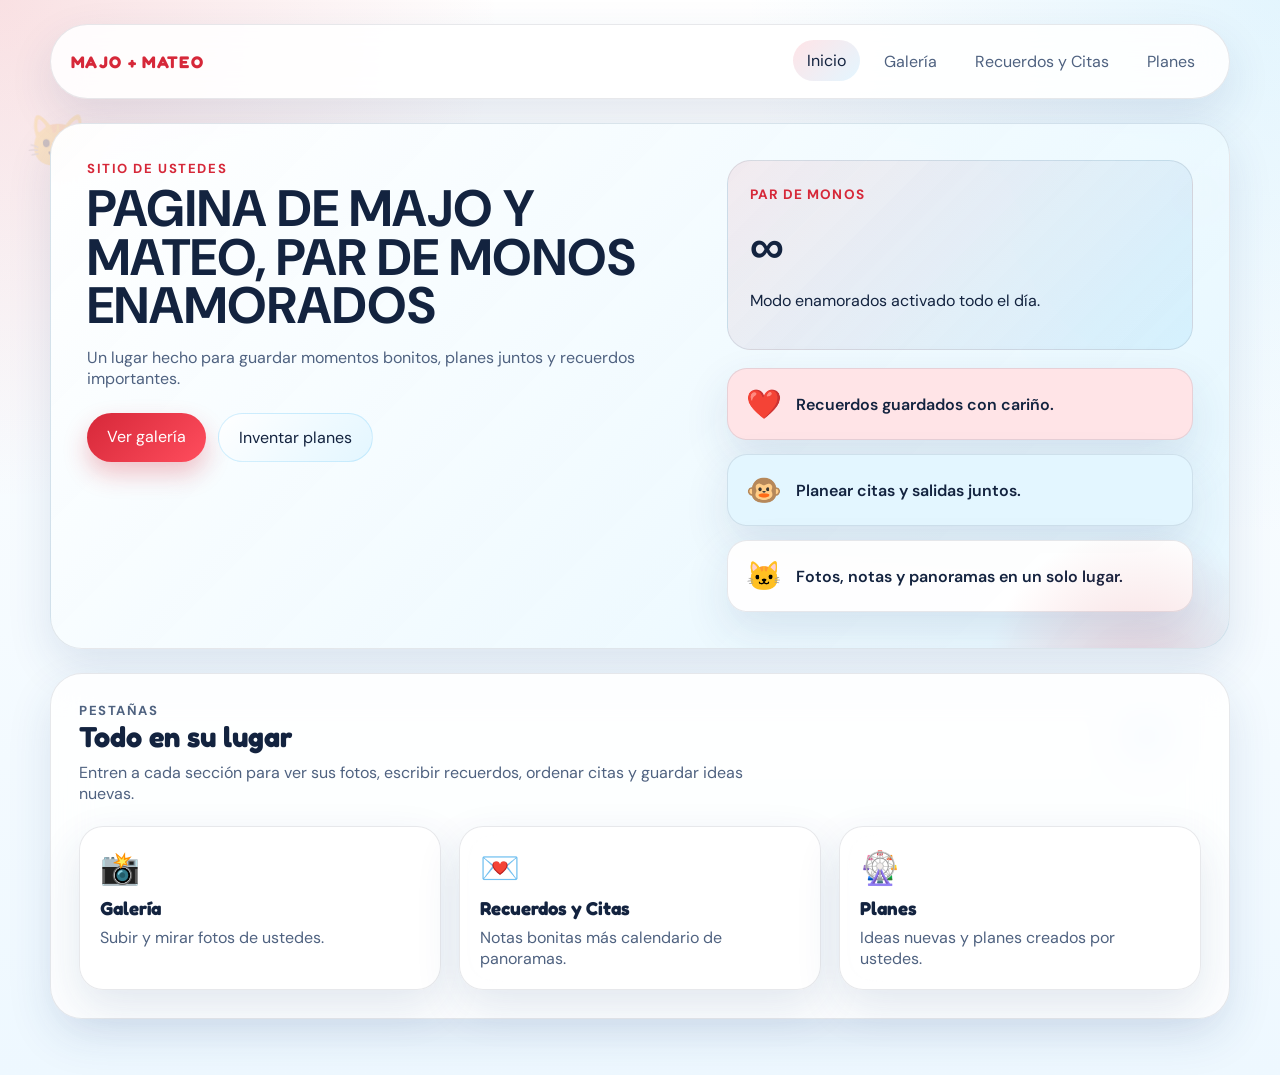
<file: index.html>
<!DOCTYPE html>
<html lang="es">
<head>
  <meta charset="UTF-8">
  <meta name="viewport" content="width=device-width, initial-scale=1.0">
  <title>Majo y Mateo</title>
  <link rel="preconnect" href="https://fonts.googleapis.com">
  <link rel="preconnect" href="https://fonts.gstatic.com" crossorigin>
  <link href="https://fonts.googleapis.com/css2?family=Fredoka:wght@400;500;600;700&family=DM+Sans:wght@400;500;700&display=swap" rel="stylesheet">
  <link rel="stylesheet" href="style.css">
</head>
<body data-page="inicio">
  <div class="page-shell">
    <div class="floating floating-cat">🐱</div>
    <div class="floating floating-monkey">🐵</div>
    <div class="floating floating-heart">💙</div>

    <header class="site-header">
      <nav class="topbar">
        <a class="brand" href="index.html">MAJO + MATEO</a>
        <div class="topbar-links">
          <a class="active" href="index.html">Inicio</a>
          <a href="galeria.html">Galería</a>
          <a href="recuerdos.html">Recuerdos y Citas</a>
          <a href="planes.html">Planes</a>
        </div>
      </nav>
    </header>

    <main>
      <section class="hero-card hero-home">
        <div class="hero-copy">
          <p class="eyebrow">Sitio de ustedes</p>
          <h1>PAGINA DE MAJO Y MATEO, PAR DE MONOS ENAMORADOS</h1>
          <p class="hero-text">Un lugar hecho para guardar momentos bonitos, planes juntos y recuerdos importantes.</p>
          <div class="hero-actions">
            <a class="button primary" href="galeria.html">Ver galería</a>
            <a class="button secondary" href="planes.html">Inventar planes</a>
          </div>
        </div>

        <div class="hero-side">
          <div class="love-meter">
            <span>Par de monos</span>
            <strong>∞</strong>
            <p>Modo enamorados activado todo el día.</p>
          </div>

          <div class="sticker-stack">
            <article class="sticker red">
              <span>❤️</span>
              <p>Recuerdos guardados con cariño.</p>
            </article>
            <article class="sticker blue">
              <span>🐵</span>
              <p>Planear citas y salidas juntos.</p>
            </article>
            <article class="sticker white">
              <span>🐱</span>
              <p>Fotos, notas y panoramas en un solo lugar.</p>
            </article>
          </div>
        </div>
      </section>

      <section class="panel overview-panel">
        <div class="section-heading">
          <p class="eyebrow">Pestañas</p>
          <h2>Todo en su lugar</h2>
          <p>Entren a cada sección para ver sus fotos, escribir recuerdos, ordenar citas y guardar ideas nuevas.</p>
        </div>

        <div class="overview-grid">
          <a class="overview-card" href="galeria.html">
            <span>📸</span>
            <h3>Galería</h3>
            <p>Subir y mirar fotos de ustedes.</p>
          </a>
          <a class="overview-card" href="recuerdos.html">
            <span>💌</span>
            <h3>Recuerdos y Citas</h3>
            <p>Notas bonitas más calendario de panoramas.</p>
          </a>
          <a class="overview-card" href="planes.html">
            <span>🎡</span>
            <h3>Planes</h3>
            <p>Ideas nuevas y planes creados por ustedes.</p>
          </a>
        </div>
      </section>
    </main>
  </div>
</body>
</html>
</file>
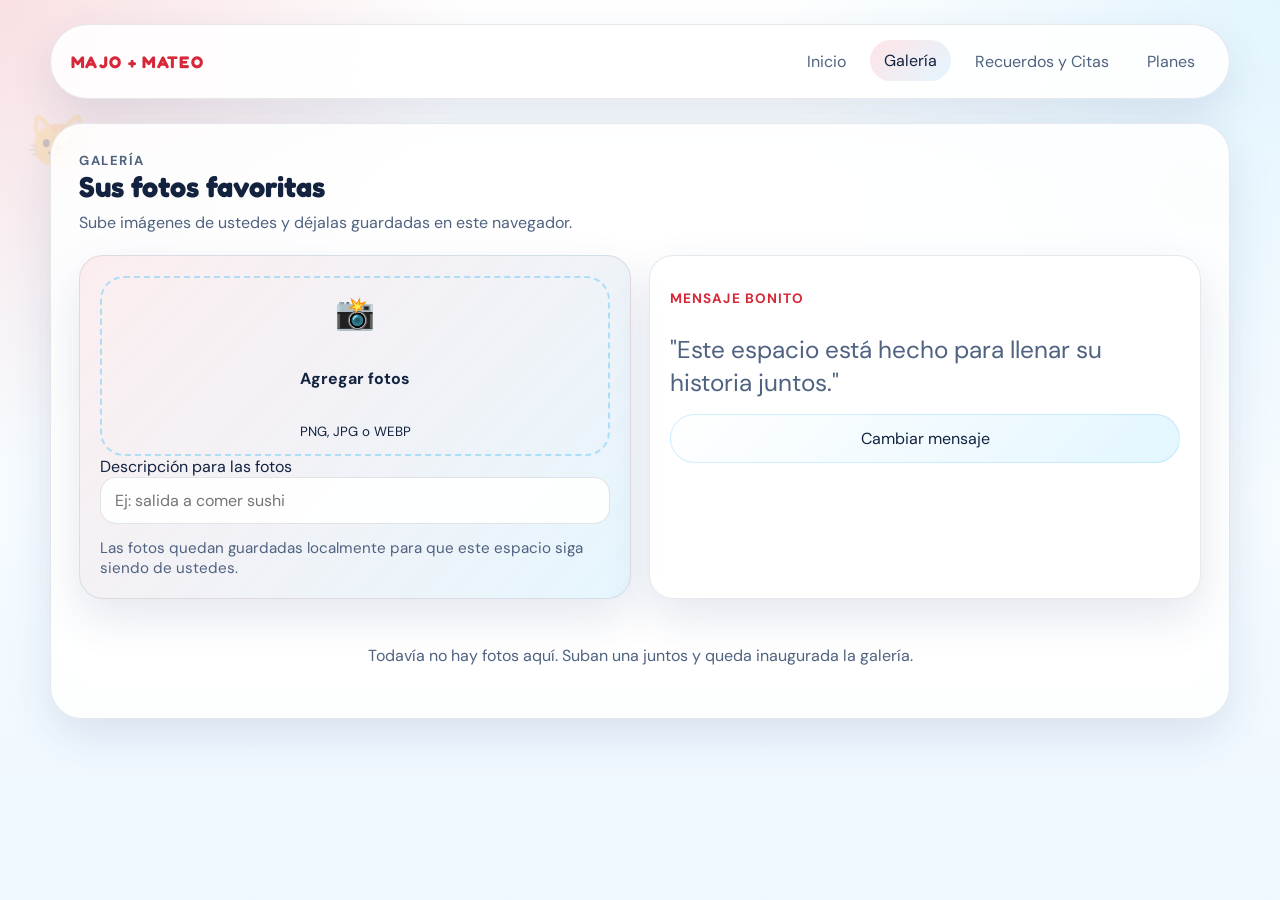
<file: galeria.html>
<!DOCTYPE html>
<html lang="es">
<head>
  <meta charset="UTF-8">
  <meta name="viewport" content="width=device-width, initial-scale=1.0">
  <title>Galería | Majo y Mateo</title>
  <link rel="preconnect" href="https://fonts.googleapis.com">
  <link rel="preconnect" href="https://fonts.gstatic.com" crossorigin>
  <link href="https://fonts.googleapis.com/css2?family=Fredoka:wght@400;500;600;700&family=DM+Sans:wght@400;500;700&display=swap" rel="stylesheet">
  <link rel="stylesheet" href="style.css">
</head>
<body data-page="galeria">
  <div class="page-shell">
    <div class="floating floating-cat">🐱</div>
    <div class="floating floating-monkey">🐵</div>

    <header class="site-header">
      <nav class="topbar">
        <a class="brand" href="index.html">MAJO + MATEO</a>
        <div class="topbar-links">
          <a href="index.html">Inicio</a>
          <a class="active" href="galeria.html">Galería</a>
          <a href="recuerdos.html">Recuerdos y Citas</a>
          <a href="planes.html">Planes</a>
        </div>
      </nav>
    </header>

    <main>
      <section class="panel">
        <div class="section-heading">
          <p class="eyebrow">Galería</p>
          <h2>Sus fotos favoritas</h2>
          <p>Sube imágenes de ustedes y déjalas guardadas en este navegador.</p>
        </div>

        <div class="grid two-columns">
          <div class="card soft-card">
            <label class="upload-box" for="photoInput">
              <span class="upload-icon">📸</span>
              <strong>Agregar fotos</strong>
              <small>PNG, JPG o WEBP</small>
            </label>
            <input id="photoInput" type="file" accept="image/*" multiple hidden>
            <label for="photoCaption">Descripción para las fotos</label>
            <input id="photoCaption" maxlength="80" placeholder="Ej: salida a comer sushi">
            <p class="helper-text">Las fotos quedan guardadas localmente para que este espacio siga siendo de ustedes.</p>
          </div>

          <div class="card quote-card">
            <p class="quote-label">Mensaje bonito</p>
            <blockquote id="dailyLoveNote">"Aquí van sus mejores recuerdos juntos."</blockquote>
            <button class="button secondary" id="surpriseButton" type="button">Cambiar mensaje</button>
          </div>
        </div>

        <div class="gallery-grid" id="galleryGrid"></div>
      </section>
    </main>
  </div>

  <template id="galleryItemTemplate">
    <article class="gallery-item polaroid-card">
      <button class="icon-button" type="button" data-action="delete-photo" aria-label="Eliminar foto">✕</button>
      <div class="polaroid-photo">
        <img alt="Recuerdo de Majo y Mateo">
      </div>
      <div class="polaroid-caption"></div>
    </article>
  </template>

  <script src="script.js"></script>
</body>
</html>
</file>
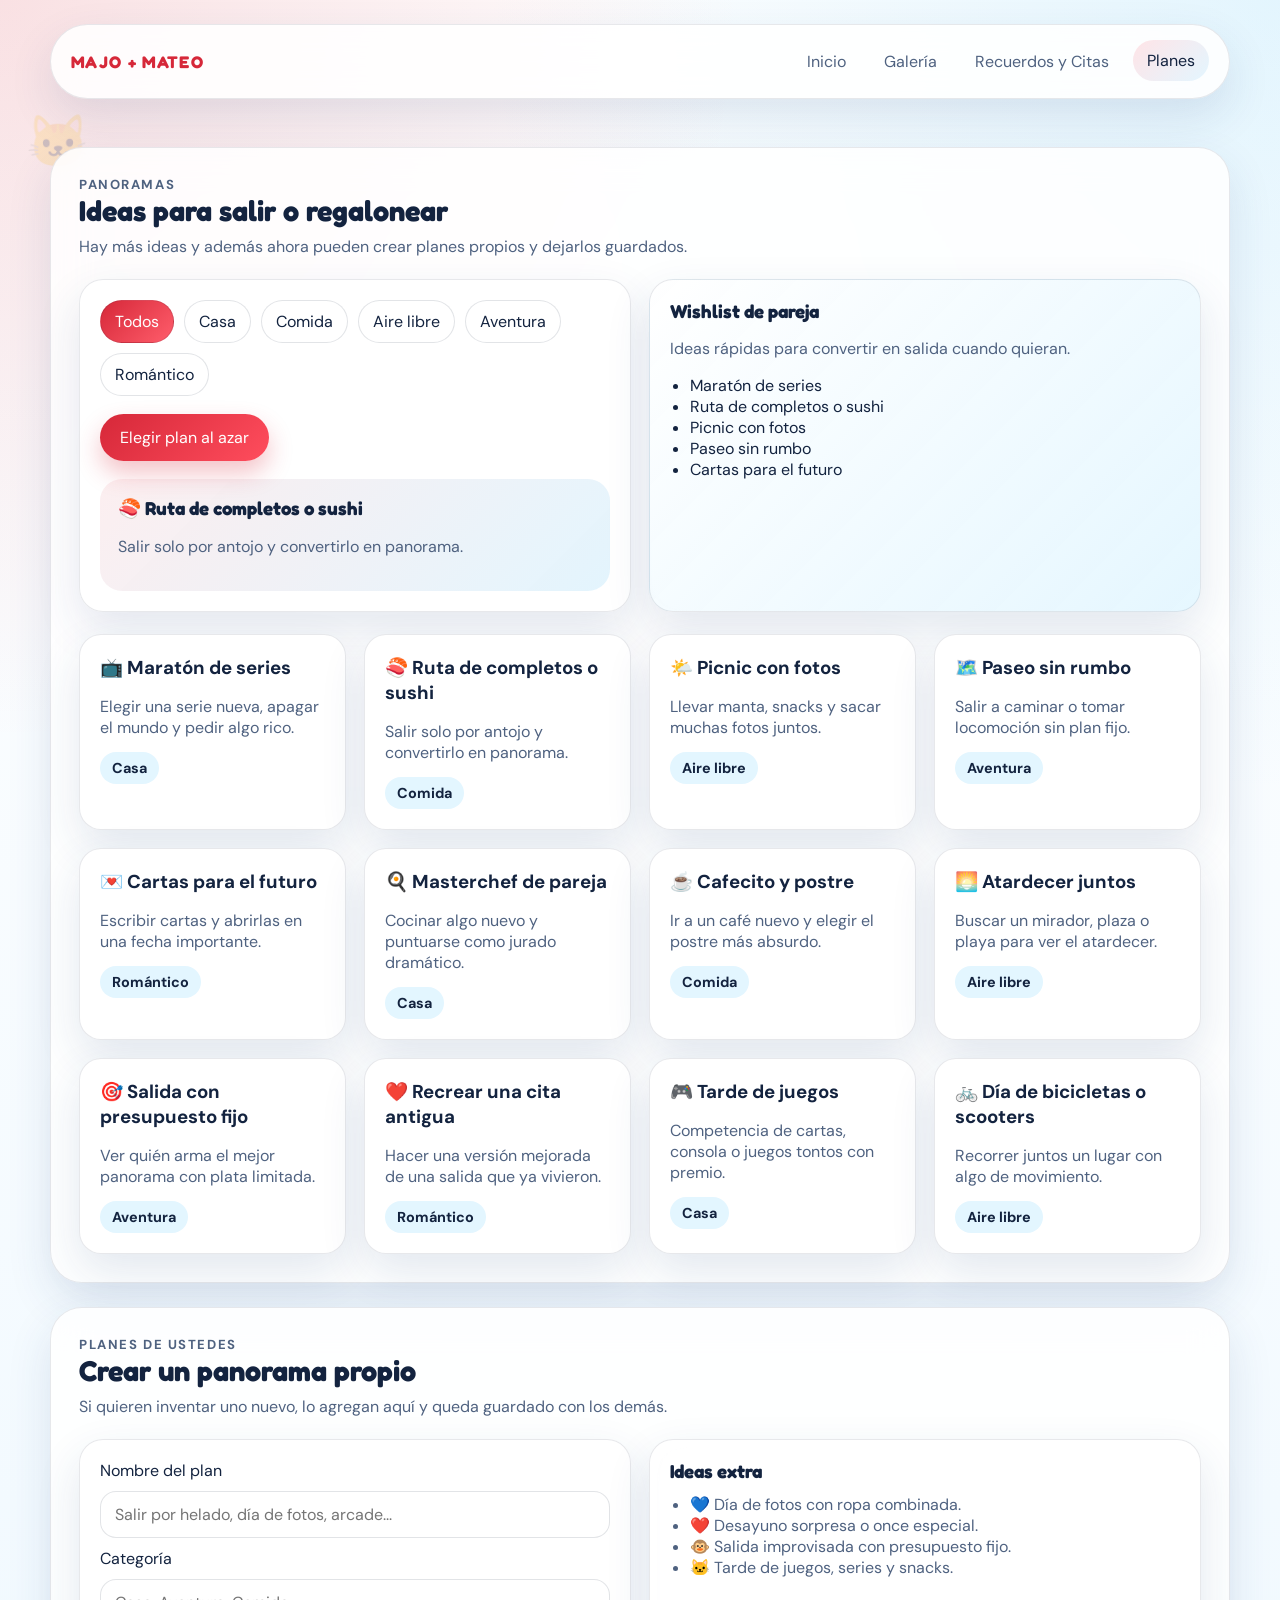
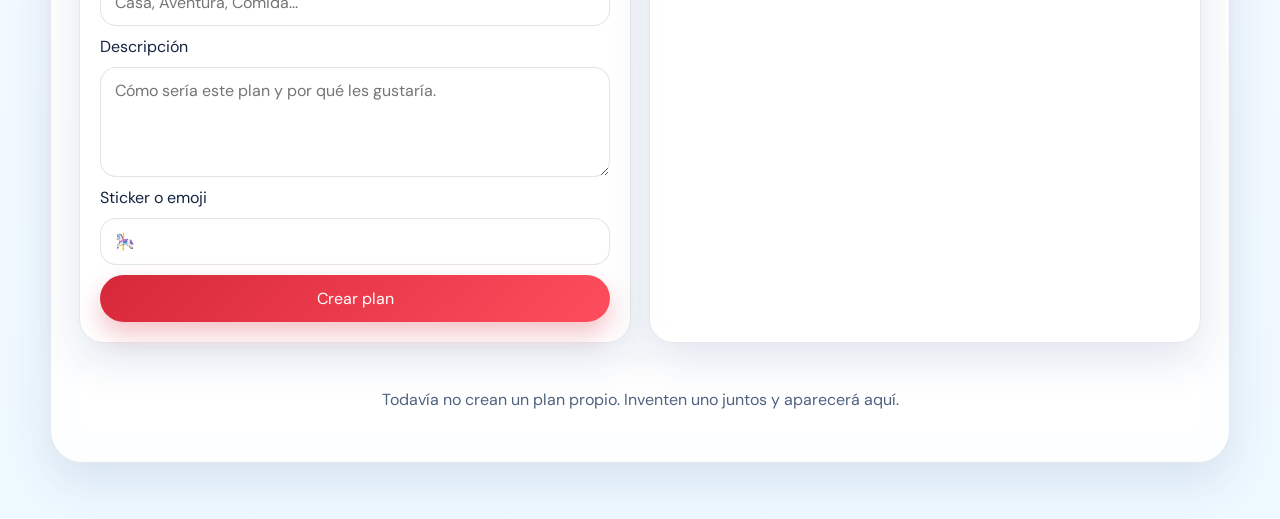
<file: planes.html>
<!DOCTYPE html>
<html lang="es">
<head>
  <meta charset="UTF-8">
  <meta name="viewport" content="width=device-width, initial-scale=1.0">
  <title>Planes | Majo y Mateo</title>
  <link rel="preconnect" href="https://fonts.googleapis.com">
  <link rel="preconnect" href="https://fonts.gstatic.com" crossorigin>
  <link href="https://fonts.googleapis.com/css2?family=Fredoka:wght@400;500;600;700&family=DM+Sans:wght@400;500;700&display=swap" rel="stylesheet">
  <link rel="stylesheet" href="style.css">
</head>
<body data-page="planes">
  <div class="page-shell">
    <div class="floating floating-heart">❤️</div>
    <div class="floating floating-cat">🐱</div>

    <header class="site-header">
      <nav class="topbar">
        <a class="brand" href="index.html">MAJO + MATEO</a>
        <div class="topbar-links">
          <a href="index.html">Inicio</a>
          <a href="galeria.html">Galería</a>
          <a href="recuerdos.html">Recuerdos y Citas</a>
          <a class="active" href="planes.html">Planes</a>
        </div>
      </nav>
    </header>

    <main class="stack-layout">
      <section class="panel">
        <div class="section-heading">
          <p class="eyebrow">Panoramas</p>
          <h2>Ideas para salir o regalonear</h2>
          <p>Hay más ideas y además ahora pueden crear planes propios y dejarlos guardados.</p>
        </div>

        <div class="grid two-columns">
          <div class="card plans-card">
            <div class="pill-row" id="planFilters"></div>
            <button class="button primary" id="randomPlanButton" type="button">Elegir plan al azar</button>
            <article class="random-plan" id="randomPlanBox">
              <h3>Plan sugerido</h3>
              <p>Presiona el botón y te doy una idea.</p>
            </article>
          </div>

          <div class="card bucket-list" id="bucketListBox">
            <h3>Wishlist de pareja</h3>
            <p>Ideas rápidas para convertir en salida cuando quieran.</p>
          </div>
        </div>

        <div class="plans-grid" id="plansGrid"></div>
      </section>

      <section class="panel">
        <div class="section-heading">
          <p class="eyebrow">Planes de ustedes</p>
          <h2>Crear un panorama propio</h2>
          <p>Si quieren inventar uno nuevo, lo agregan aquí y queda guardado con los demás.</p>
        </div>

        <div class="grid two-columns">
          <form class="card plan-form" id="customPlanForm">
            <label for="customPlanTitle">Nombre del plan</label>
            <input id="customPlanTitle" name="title" maxlength="60" placeholder="Salir por helado, día de fotos, arcade...">

            <label for="customPlanCategory">Categoría</label>
            <input id="customPlanCategory" name="category" maxlength="30" placeholder="Casa, Aventura, Comida...">

            <label for="customPlanText">Descripción</label>
            <textarea id="customPlanText" name="text" rows="4" maxlength="220" placeholder="Cómo sería este plan y por qué les gustaría."></textarea>

            <label for="customPlanSticker">Sticker o emoji</label>
            <input id="customPlanSticker" name="sticker" maxlength="4" placeholder="🎠">

            <button class="button primary" type="submit">Crear plan</button>
          </form>

          <div class="card custom-plan-board">
            <h3>Ideas extra</h3>
            <ul>
              <li>💙 Día de fotos con ropa combinada.</li>
              <li>❤️ Desayuno sorpresa o once especial.</li>
              <li>🐵 Salida improvisada con presupuesto fijo.</li>
              <li>🐱 Tarde de juegos, series y snacks.</li>
            </ul>
          </div>
        </div>

        <div class="plans-grid" id="customPlansGrid"></div>
      </section>
    </main>
  </div>

  <script src="script.js"></script>
</body>
</html>
</file>
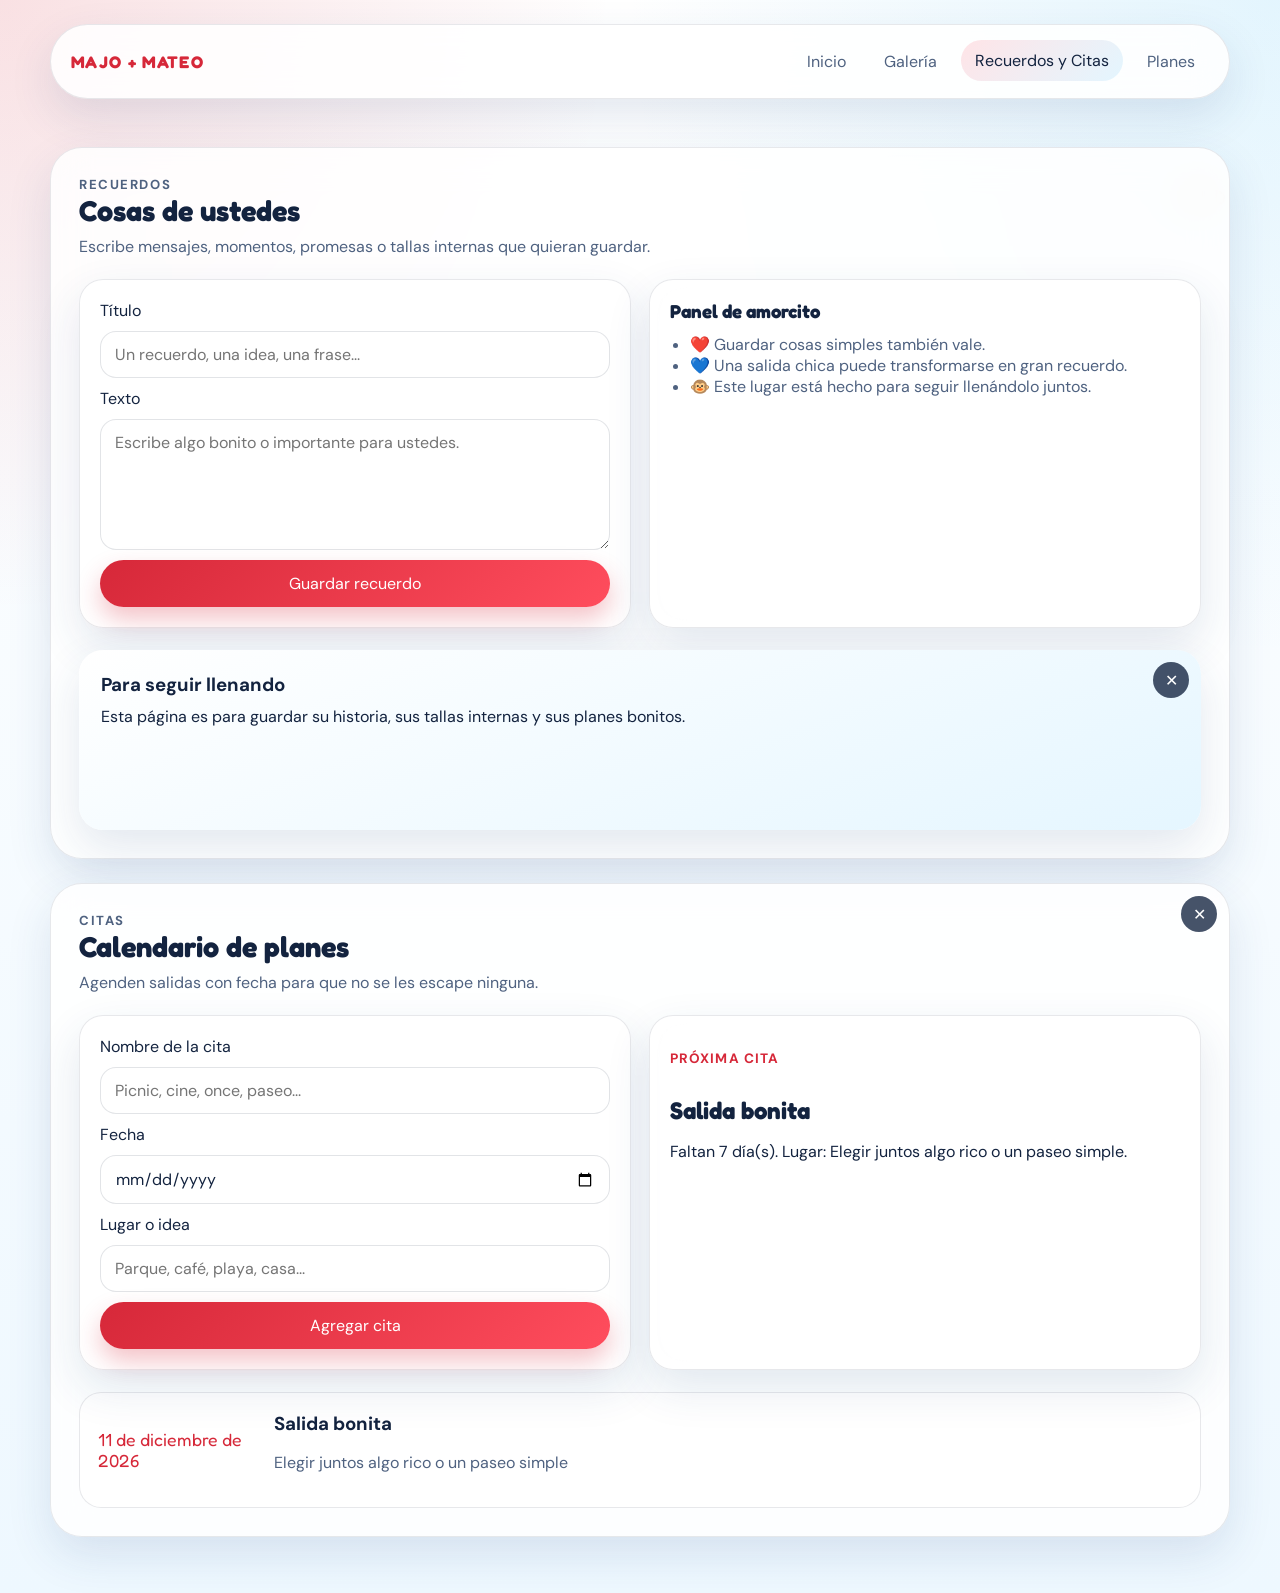
<file: recuerdos.html>
<!DOCTYPE html>
<html lang="es">
<head>
  <meta charset="UTF-8">
  <meta name="viewport" content="width=device-width, initial-scale=1.0">
  <title>Recuerdos y Citas | Majo y Mateo</title>
  <link rel="preconnect" href="https://fonts.googleapis.com">
  <link rel="preconnect" href="https://fonts.gstatic.com" crossorigin>
  <link href="https://fonts.googleapis.com/css2?family=Fredoka:wght@400;500;600;700&family=DM+Sans:wght@400;500;700&display=swap" rel="stylesheet">
  <link rel="stylesheet" href="style.css">
</head>
<body data-page="recuerdos">
  <div class="page-shell">
    <div class="floating floating-heart">❤️</div>
    <div class="floating floating-monkey">🐵</div>

    <header class="site-header">
      <nav class="topbar">
        <a class="brand" href="index.html">MAJO + MATEO</a>
        <div class="topbar-links">
          <a href="index.html">Inicio</a>
          <a href="galeria.html">Galería</a>
          <a class="active" href="recuerdos.html">Recuerdos y Citas</a>
          <a href="planes.html">Planes</a>
        </div>
      </nav>
    </header>

    <main class="stack-layout">
      <section class="panel">
        <div class="section-heading">
          <p class="eyebrow">Recuerdos</p>
          <h2>Cosas de ustedes</h2>
          <p>Escribe mensajes, momentos, promesas o tallas internas que quieran guardar.</p>
        </div>

        <div class="grid two-columns">
          <form class="card note-form" id="noteForm">
            <label for="noteTitle">Título</label>
            <input id="noteTitle" name="title" maxlength="60" placeholder="Un recuerdo, una idea, una frase...">

            <label for="noteMessage">Texto</label>
            <textarea id="noteMessage" name="message" rows="5" maxlength="400" placeholder="Escribe algo bonito o importante para ustedes."></textarea>

            <button class="button primary" type="submit">Guardar recuerdo</button>
          </form>

          <div class="card mini-board">
            <h3>Panel de amorcito</h3>
            <ul>
              <li>❤️ Guardar cosas simples también vale.</li>
              <li>💙 Una salida chica puede transformarse en gran recuerdo.</li>
              <li>🐵 Este lugar está hecho para seguir llenándolo juntos.</li>
            </ul>
          </div>
        </div>

        <div class="notes-grid" id="notesGrid"></div>
      </section>

      <section class="panel">
        <div class="section-heading">
          <p class="eyebrow">Citas</p>
          <h2>Calendario de planes</h2>
          <p>Agenden salidas con fecha para que no se les escape ninguna.</p>
        </div>

        <div class="grid two-columns">
          <form class="card date-form" id="dateForm">
            <label for="dateTitle">Nombre de la cita</label>
            <input id="dateTitle" name="title" maxlength="60" placeholder="Picnic, cine, once, paseo...">

            <label for="dateDay">Fecha</label>
            <input id="dateDay" name="day" type="date" required>

            <label for="datePlace">Lugar o idea</label>
            <input id="datePlace" name="place" maxlength="80" placeholder="Parque, café, playa, casa...">

            <button class="button primary" type="submit">Agregar cita</button>
          </form>

          <div class="card countdown-card">
            <p class="quote-label">Próxima cita</p>
            <h3 id="nextDateTitle">Todavía no hay citas agendadas</h3>
            <p id="nextDateCountdown">Agrega una fecha para verla aquí.</p>
          </div>
        </div>

        <div class="timeline" id="timeline"></div>
      </section>
    </main>
  </div>

  <template id="noteTemplate">
    <article class="note-card">
      <div>
        <h3></h3>
        <p></p>
      </div>
      <button class="icon-button" type="button" data-action="delete-note" aria-label="Eliminar recuerdo">✕</button>
    </article>
  </template>

  <template id="dateTemplate">
    <article class="timeline-item">
      <div class="timeline-date"></div>
      <div class="timeline-content">
        <h3></h3>
        <p></p>
      </div>
      <button class="icon-button" type="button" data-action="delete-date" aria-label="Eliminar cita">✕</button>
    </article>
  </template>

  <script src="script.js"></script>
</body>
</html>
</file>
<file: style.css>
:root {
  --bg: #f6fbff;
  --bg-soft: #ffffff;
  --surface: rgba(255, 255, 255, 0.94);
  --surface-strong: #ffffff;
  --text: #13233f;
  --muted: #4f6280;
  --red: #d62839;
  --red-soft: #ffe4e7;
  --blue: #65c7f7;
  --blue-soft: #e3f6ff;
  --white-soft: #fdfefe;
  --line: rgba(19, 35, 63, 0.1);
  --shadow: 0 18px 45px rgba(29, 67, 120, 0.12);
  --radius-xl: 32px;
  --radius-lg: 24px;
  --radius-md: 18px;
}

* {
  box-sizing: border-box;
}

html {
  scroll-behavior: smooth;
}

body {
  margin: 0;
  font-family: "DM Sans", sans-serif;
  color: var(--text);
  background:
    radial-gradient(circle at top left, rgba(214, 40, 57, 0.14), transparent 30%),
    radial-gradient(circle at top right, rgba(101, 199, 247, 0.18), transparent 32%),
    linear-gradient(180deg, #ffffff 0%, #eef8ff 100%);
  min-height: 100vh;
}

a {
  color: inherit;
  text-decoration: none;
}

button,
input,
textarea {
  font: inherit;
}

.page-shell {
  width: min(1180px, calc(100% - 32px));
  margin: 0 auto;
  padding: 24px 0 56px;
  position: relative;
}

.site-header,
.panel,
.hero-card {
  position: relative;
  z-index: 1;
}

.floating {
  position: fixed;
  font-size: clamp(2rem, 4vw, 3.5rem);
  opacity: 0.18;
  pointer-events: none;
  animation: floatAround 6s ease-in-out infinite;
  z-index: 0;
}

.floating-cat {
  top: 12%;
  left: 2%;
}

.floating-monkey {
  top: 18%;
  right: 4%;
  animation-delay: -2s;
}

.floating-heart {
  bottom: 14%;
  right: 8%;
  animation-delay: -4s;
}

.topbar {
  display: flex;
  justify-content: space-between;
  align-items: center;
  gap: 20px;
  margin-bottom: 24px;
  padding: 16px 20px;
  background: rgba(255, 255, 255, 0.88);
  border: 1px solid var(--line);
  border-radius: 999px;
  box-shadow: var(--shadow);
  backdrop-filter: blur(16px);
}

.brand,
.hero h1,
.section-heading h2,
.card h3,
.overview-card h3 {
  font-family: "Fredoka", sans-serif;
}

.brand {
  font-size: 1.05rem;
  font-weight: 700;
  letter-spacing: 0.08em;
  color: var(--red);
}

.topbar-links {
  display: flex;
  flex-wrap: wrap;
  gap: 10px;
}

.topbar-links a {
  padding: 10px 14px;
  border-radius: 999px;
  color: var(--muted);
  transition: background 180ms ease, color 180ms ease, transform 180ms ease;
}

.topbar-links a:hover,
.topbar-links a.active {
  background: linear-gradient(135deg, var(--red-soft), var(--blue-soft));
  color: var(--text);
  transform: translateY(-1px);
}

.hero-card,
.card,
.panel,
.overview-card {
  backdrop-filter: blur(18px);
}

.hero-card {
  display: grid;
  grid-template-columns: 1.25fr 0.95fr;
  gap: 26px;
  padding: 36px;
  border-radius: var(--radius-xl);
  background: linear-gradient(135deg, rgba(255, 255, 255, 0.96), rgba(227, 246, 255, 0.9));
  border: 1px solid var(--line);
  box-shadow: var(--shadow);
  overflow: hidden;
}

.hero-home::after {
  content: "";
  position: absolute;
  inset: auto -5% -35% auto;
  width: 300px;
  height: 300px;
  background: radial-gradient(circle, rgba(214, 40, 57, 0.18), transparent 72%);
}

.eyebrow {
  margin: 0 0 8px;
  font-size: 0.82rem;
  font-weight: 700;
  letter-spacing: 0.12em;
  text-transform: uppercase;
  color: var(--red);
}

.hero-card h1 {
  font-size: clamp(2.6rem, 4vw, 4.6rem);
  line-height: 0.95;
  margin: 0 0 14px;
}

.hero-text,
.section-heading p,
.helper-text,
.timeline-content p,
.bucket-list p,
.random-plan p,
.mini-board li,
.quote-card blockquote,
.overview-card p,
.custom-plan-board li {
  color: var(--muted);
}

.hero-actions {
  display: flex;
  flex-wrap: wrap;
  gap: 12px;
  margin-top: 24px;
}

.button {
  border: 0;
  border-radius: 999px;
  padding: 13px 20px;
  cursor: pointer;
  transition: transform 180ms ease, box-shadow 180ms ease, background 180ms ease;
}

.button:hover,
.icon-button:hover,
.pill:hover,
.upload-box:hover,
.overview-card:hover {
  transform: translateY(-2px);
}

.primary {
  background: linear-gradient(135deg, var(--red), #ff4d5d);
  color: #fff;
  box-shadow: 0 12px 25px rgba(214, 40, 57, 0.28);
}

.secondary {
  background: linear-gradient(135deg, #ffffff, var(--blue-soft));
  color: var(--text);
  border: 1px solid rgba(101, 199, 247, 0.28);
}

.love-meter,
.sticker,
.card,
.panel,
.overview-card {
  border: 1px solid var(--line);
}

.hero-side {
  display: flex;
  flex-direction: column;
  gap: 18px;
}

.love-meter {
  padding: 22px;
  border-radius: var(--radius-lg);
  background: linear-gradient(135deg, rgba(214, 40, 57, 0.08), rgba(101, 199, 247, 0.16));
}

.love-meter span,
.quote-label {
  display: inline-block;
  font-size: 0.85rem;
  font-weight: 700;
  color: var(--red);
  text-transform: uppercase;
  letter-spacing: 0.08em;
}

.love-meter strong {
  display: block;
  font-size: 3rem;
  margin: 12px 0 8px;
  font-family: "Fredoka", sans-serif;
  color: var(--text);
}

.sticker-stack {
  display: grid;
  gap: 14px;
}

.sticker {
  display: flex;
  align-items: center;
  gap: 14px;
  padding: 16px 18px;
  border-radius: 20px;
  box-shadow: var(--shadow);
}

.sticker span {
  font-size: 1.8rem;
}

.sticker p {
  margin: 0;
  font-weight: 600;
}

.sticker.red {
  background: var(--red-soft);
}

.sticker.blue {
  background: var(--blue-soft);
}

.sticker.white {
  background: rgba(255, 255, 255, 0.96);
}

.panel {
  margin-top: 24px;
  padding: 28px;
  border-radius: var(--radius-xl);
  background: rgba(255, 255, 255, 0.86);
  box-shadow: var(--shadow);
}

.stack-layout {
  display: grid;
  gap: 0;
}

.section-heading {
  margin-bottom: 22px;
}

.section-heading h2 {
  margin: 0 0 8px;
  font-size: clamp(1.8rem, 2vw, 2.4rem);
}

.section-heading p {
  margin: 0;
  max-width: 720px;
}

.grid {
  display: grid;
  gap: 18px;
}

.two-columns {
  grid-template-columns: repeat(2, minmax(0, 1fr));
}

.overview-grid,
.gallery-grid,
.notes-grid,
.plans-grid {
  display: grid;
  gap: 18px;
}

.overview-grid {
  grid-template-columns: repeat(3, minmax(0, 1fr));
}

.overview-card,
.card {
  padding: 20px;
  border-radius: var(--radius-lg);
  background: var(--surface);
  box-shadow: var(--shadow);
}

.overview-card span {
  font-size: 2rem;
}

.overview-card p,
.overview-card h3 {
  margin: 8px 0 0;
}

.soft-card {
  background: linear-gradient(135deg, rgba(214, 40, 57, 0.08), rgba(101, 199, 247, 0.16));
}

.upload-box {
  min-height: 180px;
  border: 2px dashed rgba(101, 199, 247, 0.48);
  border-radius: 24px;
  display: grid;
  place-items: center;
  text-align: center;
  gap: 6px;
  cursor: pointer;
  transition: border-color 180ms ease, background 180ms ease;
}

.upload-box:hover {
  border-color: rgba(214, 40, 57, 0.55);
  background: rgba(255, 255, 255, 0.75);
}

.upload-icon {
  font-size: 2rem;
}

.helper-text {
  margin: 14px 0 0;
  font-size: 0.95rem;
}

.quote-card {
  display: grid;
  gap: 14px;
  align-content: start;
}

.quote-card blockquote {
  margin: 0;
  font-size: clamp(1.25rem, 1.9vw, 1.7rem);
  line-height: 1.35;
}

.gallery-grid,
.notes-grid,
.plans-grid {
  margin-top: 22px;
}

.gallery-grid {
  grid-template-columns: repeat(auto-fit, minmax(220px, 1fr));
}

.gallery-item {
  position: relative;
  min-height: 260px;
  border-radius: 24px;
  background: #ebf7ff;
  box-shadow: var(--shadow);
}

.gallery-item img {
  width: 100%;
  height: 100%;
  object-fit: cover;
  display: block;
}

.polaroid-card {
  background: #fff;
  padding: 14px 14px 22px;
  border-radius: 10px;
  border: 1px solid rgba(19, 35, 63, 0.08);
  box-shadow: 0 18px 30px rgba(19, 35, 63, 0.16);
  transform: rotate(-1.4deg);
}

.gallery-grid .gallery-item:nth-child(even) {
  transform: rotate(1.4deg);
}

.polaroid-photo {
  border-radius: 4px;
  overflow: hidden;
  background: #dceef8;
  aspect-ratio: 4 / 4.6;
}

.polaroid-caption {
  padding: 14px 8px 0;
  text-align: center;
  font-family: "Fredoka", sans-serif;
  font-size: 1rem;
  color: var(--text);
  min-height: 48px;
}

.icon-button {
  position: absolute;
  top: 12px;
  right: 12px;
  width: 36px;
  height: 36px;
  border: 0;
  border-radius: 50%;
  background: rgba(19, 35, 63, 0.78);
  color: #fff;
  cursor: pointer;
  z-index: 2;
}

.note-form,
.date-form,
.plan-form {
  display: grid;
  gap: 10px;
}

input,
textarea {
  width: 100%;
  border: 1px solid rgba(19, 35, 63, 0.12);
  background: rgba(255, 255, 255, 0.95);
  color: var(--text);
  border-radius: 16px;
  padding: 12px 14px;
}

textarea {
  resize: vertical;
}

.mini-board ul,
.bucket-list ul,
.custom-plan-board ul {
  padding-left: 20px;
  margin: 12px 0 0;
}

.notes-grid,
#customPlansGrid {
  grid-template-columns: repeat(auto-fit, minmax(240px, 1fr));
}

.note-card {
  position: relative;
  min-height: 180px;
  padding: 22px;
  border-radius: 24px;
  background: linear-gradient(160deg, #ffffff, #e5f6ff);
  box-shadow: var(--shadow);
}

.note-card h3,
.timeline-content h3,
.plans-grid h3,
.random-plan h3,
.bucket-list h3,
.mini-board h3,
.custom-plan-board h3 {
  margin: 0 0 8px;
}

.note-card p {
  margin: 0;
  line-height: 1.5;
}

.timeline {
  display: grid;
  gap: 16px;
  margin-top: 22px;
}

.timeline-item {
  display: grid;
  grid-template-columns: 160px 1fr auto;
  gap: 16px;
  align-items: center;
  padding: 18px;
  border-radius: 22px;
  background: var(--surface);
  border: 1px solid var(--line);
}

.timeline-date {
  font-family: "Fredoka", sans-serif;
  font-size: 1.1rem;
  color: var(--red);
}

.countdown-card h3 {
  font-size: 1.5rem;
  margin: 16px 0 8px;
}

.pill-row {
  display: flex;
  flex-wrap: wrap;
  gap: 10px;
  margin-bottom: 18px;
}

.pill {
  border: 1px solid rgba(19, 35, 63, 0.12);
  background: rgba(255, 255, 255, 0.94);
  color: var(--text);
  border-radius: 999px;
  padding: 10px 14px;
  cursor: pointer;
}

.pill.active {
  background: linear-gradient(135deg, var(--red), #ff5d6b);
  color: #fff;
}

.random-plan {
  margin-top: 18px;
  border-radius: 22px;
  padding: 18px;
  background: linear-gradient(135deg, rgba(214, 40, 57, 0.08), rgba(101, 199, 247, 0.18));
}

.bucket-list {
  background: linear-gradient(135deg, rgba(255, 255, 255, 0.98), rgba(227, 246, 255, 0.92));
}

.plans-grid {
  grid-template-columns: repeat(auto-fit, minmax(220px, 1fr));
}

.plan-card {
  position: relative;
  padding: 20px;
  border-radius: 22px;
  background: var(--surface-strong);
  border: 1px solid var(--line);
  box-shadow: var(--shadow);
}

.plan-card.custom-card {
  background: linear-gradient(135deg, #ffffff, #ffeef1);
}

.plan-card p {
  color: var(--muted);
  margin-bottom: 14px;
}

.plan-tag {
  display: inline-block;
  padding: 7px 12px;
  border-radius: 999px;
  background: var(--blue-soft);
  font-size: 0.9rem;
  font-weight: 700;
}

.empty-state {
  padding: 24px;
  text-align: center;
  border-radius: 22px;
  background: rgba(255, 255, 255, 0.8);
  color: var(--muted);
}

@keyframes floatAround {
  0%, 100% {
    transform: translateY(0) rotate(0deg);
  }
  50% {
    transform: translateY(-12px) rotate(4deg);
  }
}

@media (max-width: 900px) {
  .hero-card,
  .two-columns,
  .timeline-item,
  .overview-grid {
    grid-template-columns: 1fr;
  }

  .timeline-item {
    align-items: start;
  }

  .topbar {
    flex-direction: column;
    align-items: flex-start;
    border-radius: 28px;
  }
}

@media (max-width: 640px) {
  .page-shell {
    width: min(100% - 20px, 1180px);
  }

  .hero-card,
  .panel,
  .card,
  .overview-card {
    padding: 20px;
  }

  .hero-card h1 {
    font-size: 2.4rem;
  }
}
</file>
